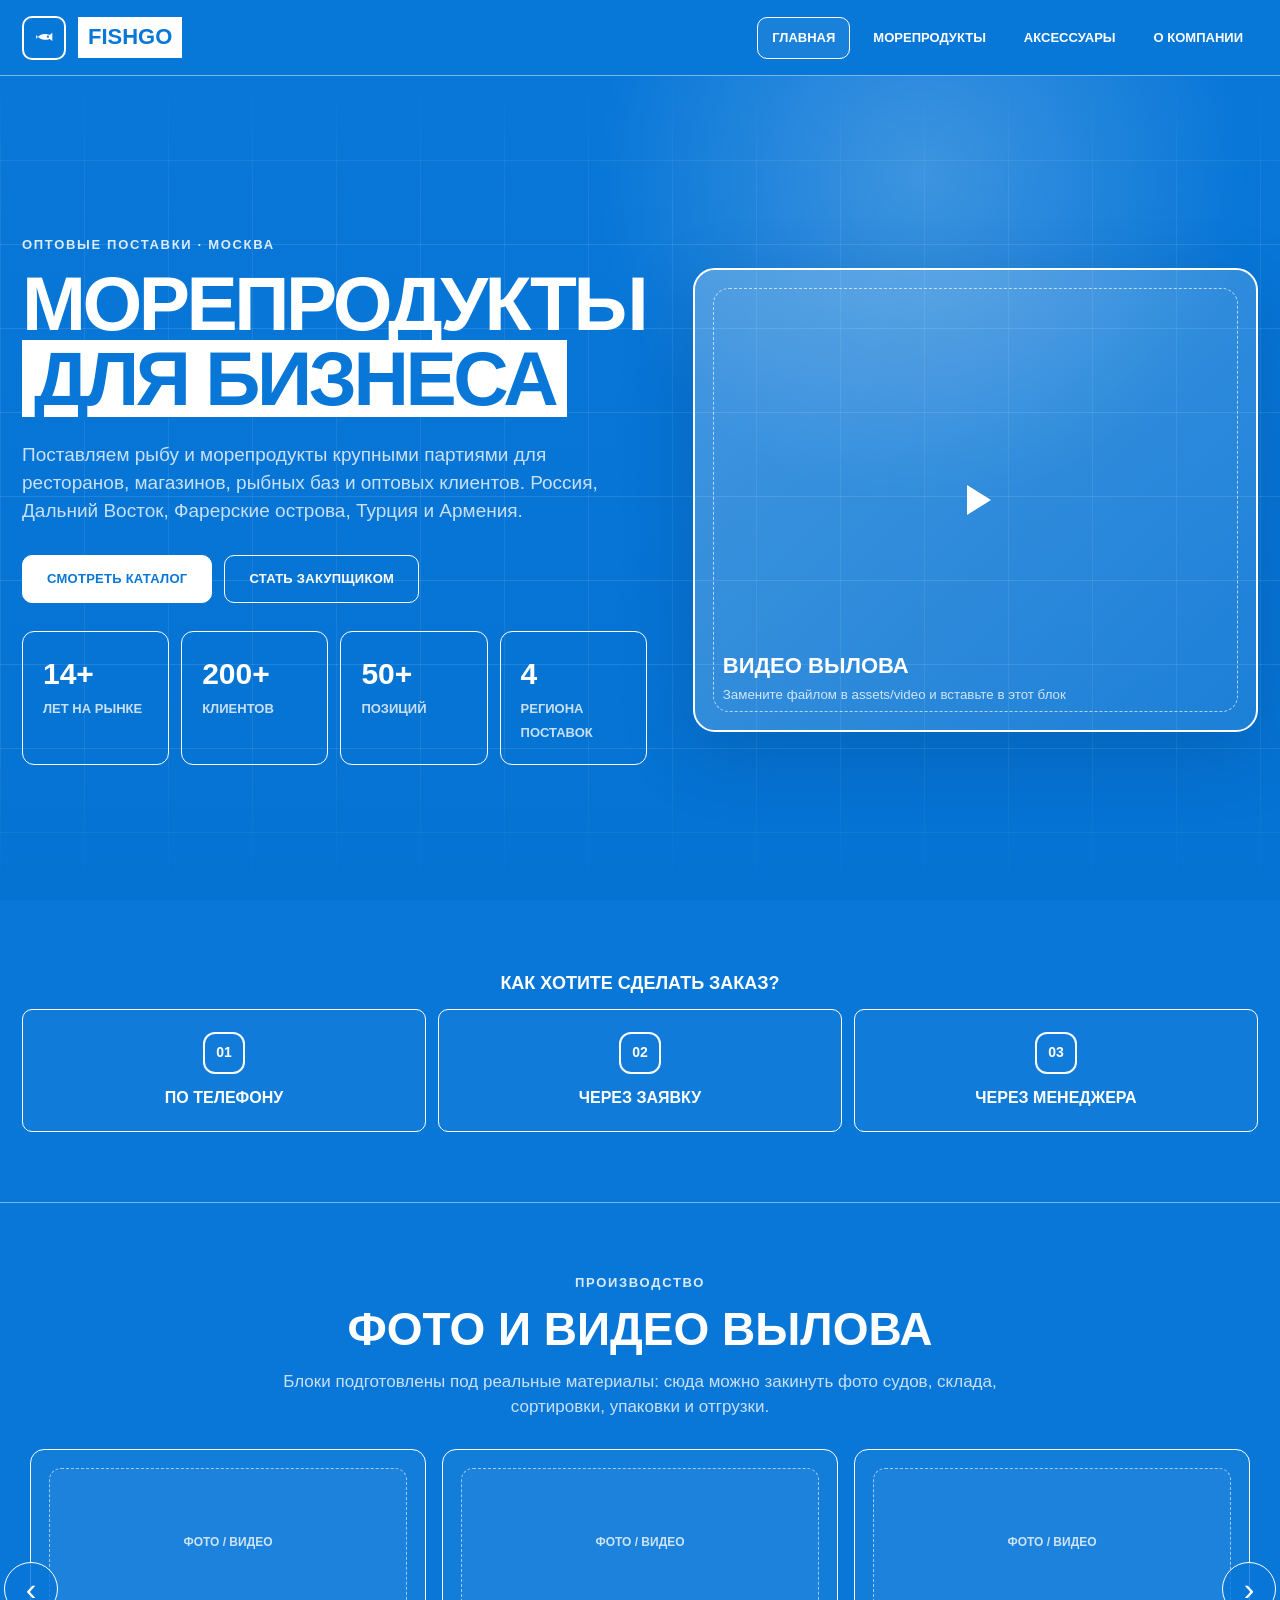
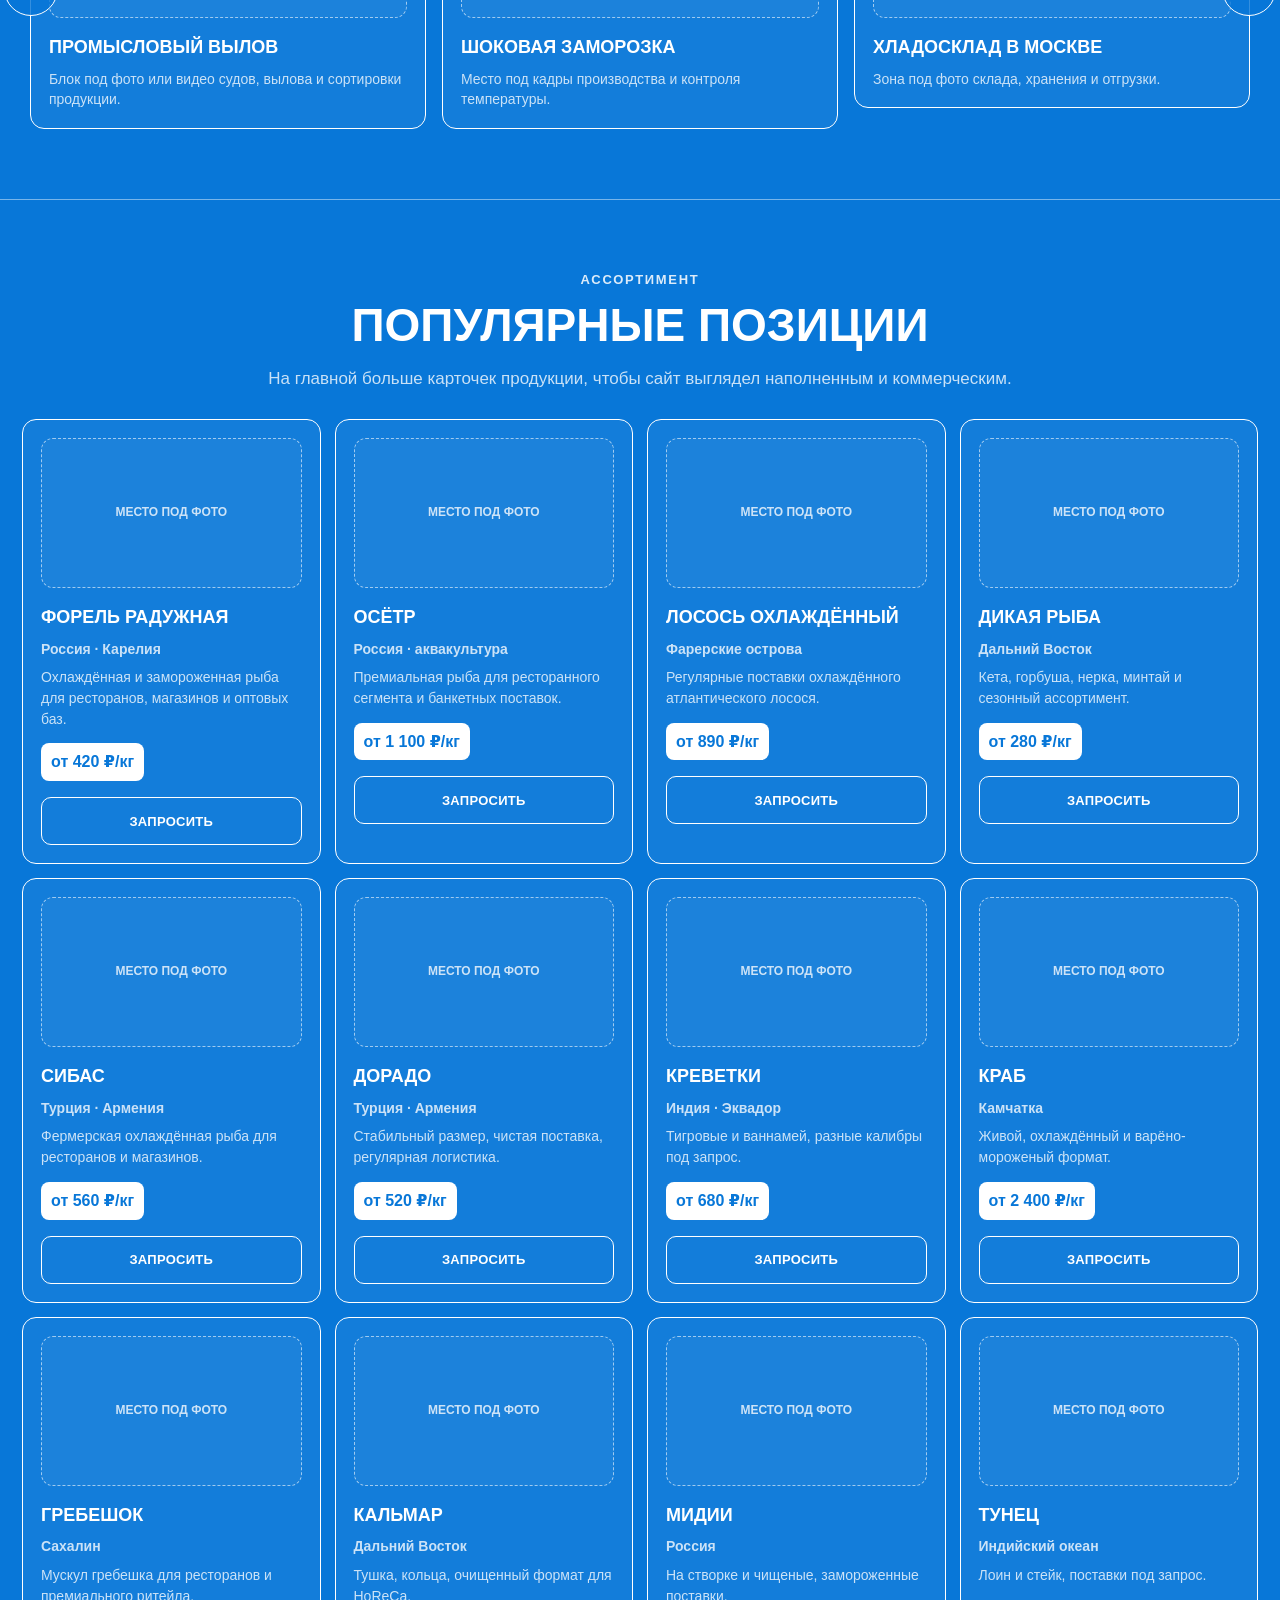
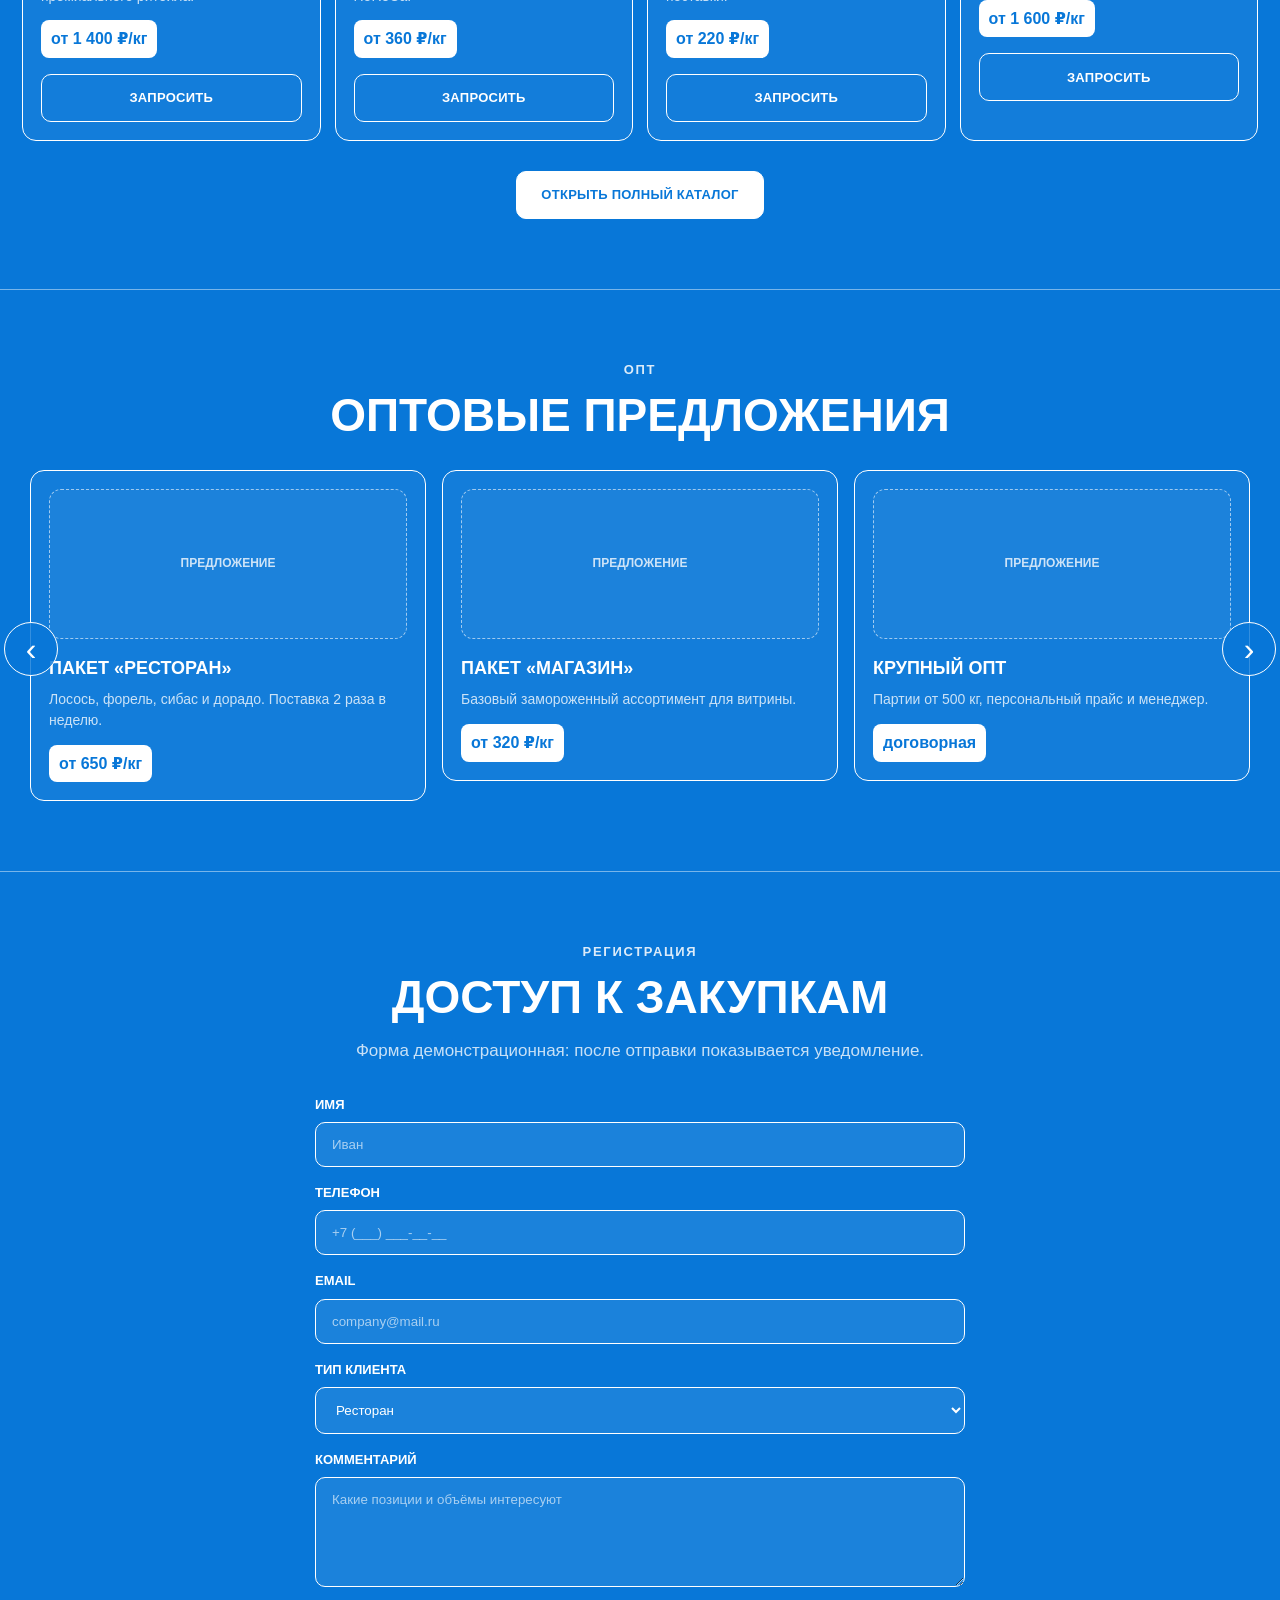
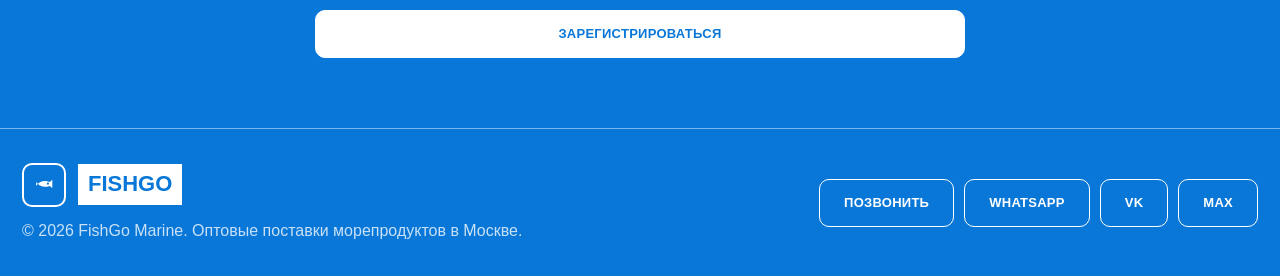
<file: index.html>
<!DOCTYPE html>
<html lang="ru">
<head>
    <meta charset="UTF-8">
    <meta name="viewport" content="width=device-width, initial-scale=1.0">
    <meta name="description" content="FishGo Marine — оптовые поставки рыбы и морепродуктов в Москве.">
    <title>FishGo Marine — главная</title>
    <link rel="icon" href="assets/images/favicon.svg">
    <link rel="stylesheet" href="css/style.css">
</head>
<body>
    <!-- Прелоадер -->
    <div class="loader" id="loader">
        <div class="loader-logo">
            <span class="logo-mark">
                <svg viewBox="0 0 64 64" fill="none">
                    <path d="M14 34c7-10 18-14 31-9l6-5v19l-6-5c-13 5-24 1-31-9z" fill="white"/>
                    <circle cx="41" cy="29" r="2.5" fill="#0877d8"/>
                </svg>
            </span>
            <span class="logo-word">FishGo</span>
        </div>
        <div class="load-line"></div>
    </div>

    <!-- Шапка -->
    <header class="header">
        <nav class="nav">
            <a class="brand" href="index.html">
                <span class="logo-mark">
                    <svg viewBox="0 0 64 64" fill="none">
                        <path d="M14 34c7-10 18-14 31-9l6-5v19l-6-5c-13 5-24 1-31-9z" fill="white"/>
                        <circle cx="41" cy="29" r="2.5" fill="#0877d8"/>
                    </svg>
                </span>
                <span class="brand-name">FISHGO</span>
            </a>
            <ul class="navlinks">
                <li><a class="active" href="index.html">Главная</a></li>
                <li><a href="seafood.html">Морепродукты</a></li>
                <li><a href="accessories.html">Аксессуары</a></li>
                <li><a href="about.html">О компании</a></li>
            </ul>
            <button class="burger" onclick="toggleMobile()">
                <span></span>
                <span></span>
                <span></span>
            </button>
        </nav>
    </header>

    <!-- Мобильное меню -->
    <div class="mobile" id="mobile">
        <a href="index.html">Главная</a>
        <a href="seafood.html">Морепродукты</a>
        <a href="accessories.html">Аксессуары</a>
        <a href="about.html">О компании</a>
    </div>

    <!-- Основной контент -->
    <main>
        <!-- Hero секция -->
        <section class="hero">
            <div class="hero-grid"></div>
            <div class="hero-inner">
                <div>
                    <div class="eyebrow">Оптовые поставки · Москва</div>
                    <h1 class="h1">
                        Морепродукты<br>
                        <span>для бизнеса</span>
                    </h1>
                    <p>Поставляем рыбу и морепродукты крупными партиями для ресторанов, магазинов, рыбных баз и оптовых клиентов. Россия, Дальний Восток, Фарерские острова, Турция и Армения.</p>
                    <div class="hero-actions">
                        <a class="btn solid" href="seafood.html">Смотреть каталог</a>
                        <a class="btn" href="#register">Стать закупщиком</a>
                    </div>
                    <div class="stats">
                        <div class="stat">
                            <b>14+</b>
                            <span>лет на рынке</span>
                        </div>
                        <div class="stat">
                            <b>200+</b>
                            <span>клиентов</span>
                        </div>
                        <div class="stat">
                            <b>50+</b>
                            <span>позиций</span>
                        </div>
                        <div class="stat">
                            <b>4</b>
                            <span>региона поставок</span>
                        </div>
                    </div>
                </div>
                <div class="media-card">
                    <div class="media-slot">
                        <div class="play"></div>
                        <div class="media-title">
                            <b>Видео вылова</b>
                            <small>Замените файлом в assets/video и вставьте в этот блок</small>
                        </div>
                    </div>
                </div>
            </div>
        </section>

        <!-- Способы заказа -->
        <section class="wrap">
            <div class="order-title">Как хотите сделать заказ?</div>
            <div class="order-grid">
                <div class="order-card">
                    <span class="mini-icon">01</span>
                    По телефону
                </div>
                <div class="order-card">
                    <span class="mini-icon">02</span>
                    Через заявку
                </div>
                <div class="order-card">
                    <span class="mini-icon">03</span>
                    Через менеджера
                </div>
            </div>
        </section>

        <!-- Производство -->
        <section class="section">
            <div class="wrap">
                <div class="center">
                    <div class="eyebrow">Производство</div>
                    <h2 class="h2">Фото и видео вылова</h2>
                    <p class="lead">Блоки подготовлены под реальные материалы: сюда можно закинуть фото судов, склада, сортировки, упаковки и отгрузки.</p>
                </div>
                <div class="slider-box">
                    <button class="slider-btn prev" onclick="moveSlider('s1', -1)">‹</button>
                    <div class="slider-window">
                        <div class="slider-track" id="s1"></div>
                    </div>
                    <button class="slider-btn next" onclick="moveSlider('s1', 1)">›</button>
                </div>
            </div>
        </section>

        <!-- Популярные позиции -->
        <section class="section">
            <div class="wrap">
                <div class="center">
                    <div class="eyebrow">Ассортимент</div>
                    <h2 class="h2">Популярные позиции</h2>
                    <p class="lead">На главной больше карточек продукции, чтобы сайт выглядел наполненным и коммерческим.</p>
                </div>
                <div class="home-products" id="homeProducts"></div>
                <div class="center" style="margin-top: 30px;">
                    <a class="btn solid" href="seafood.html">Открыть полный каталог</a>
                </div>
            </div>
        </section>

        <!-- Оптовые предложения -->
        <section class="section">
            <div class="wrap">
                <div class="center">
                    <div class="eyebrow">Опт</div>
                    <h2 class="h2">Оптовые предложения</h2>
                </div>
                <div class="slider-box compact">
                    <button class="slider-btn prev" onclick="moveSlider('s2', -1)">‹</button>
                    <div class="slider-window">
                        <div class="slider-track" id="s2"></div>
                    </div>
                    <button class="slider-btn next" onclick="moveSlider('s2', 1)">›</button>
                </div>
            </div>
        </section>

        <!-- Регистрация -->
        <section class="section" id="register">
            <div class="wrap">
                <div class="center">
                    <div class="eyebrow">Регистрация</div>
                    <h2 class="h2">Доступ к закупкам</h2>
                    <p class="lead">Форма демонстрационная: после отправки показывается уведомление.</p>
                </div>
                <form class="form" onsubmit="event.preventDefault(); showToast('Заявка на регистрацию принята')">
                    <div class="field">
                        <label>Имя</label>
                        <input placeholder="Иван" required>
                    </div>
                    <div class="field">
                        <label>Телефон</label>
                        <input placeholder="+7 (___) ___-__-__" required>
                    </div>
                    <div class="field">
                        <label>Email</label>
                        <input type="email" placeholder="company@mail.ru">
                    </div>
                    <div class="field">
                        <label>Тип клиента</label>
                        <select>
                            <option>Ресторан</option>
                            <option>Магазин</option>
                            <option>Оптовик</option>
                            <option>Частный клиент</option>
                        </select>
                    </div>
                    <div class="field">
                        <label>Комментарий</label>
                        <textarea placeholder="Какие позиции и объёмы интересуют"></textarea>
                    </div>
                    <button class="btn solid" style="width: 100%;">Зарегистрироваться</button>
                </form>
            </div>
        </section>
    </main>

    <!-- Футер -->
    <footer class="footer">
        <div class="footer-inner">
            <div>
                <a class="brand" href="index.html">
                    <span class="logo-mark">
                        <svg viewBox="0 0 64 64" fill="none">
                            <path d="M14 34c7-10 18-14 31-9l6-5v19l-6-5c-13 5-24 1-31-9z" fill="white"/>
                            <circle cx="41" cy="29" r="2.5" fill="#0877d8"/>
                        </svg>
                    </span>
                    <span class="brand-name">FISHGO</span>
                </a>
                <p style="margin-top: 12px; color: var(--muted);">© 2026 FishGo Marine. Оптовые поставки морепродуктов в Москве.</p>
            </div>
            <div class="footer-links">
                <a class="btn" href="tel:+79991234567">Позвонить</a>
                <a class="btn" href="https://wa.me/79991234567" target="_blank">WhatsApp</a>
                <a class="btn" href="https://vk.com/" target="_blank">VK</a>
                <a class="btn" href="https://max.ru/" target="_blank">MAX</a>
            </div>
        </div>
    </footer>

    <!-- Уведомления -->
    <div class="toast" id="toast">Готово</div>

    <script src="js/main.js"></script>
</body>
</html>
</file>
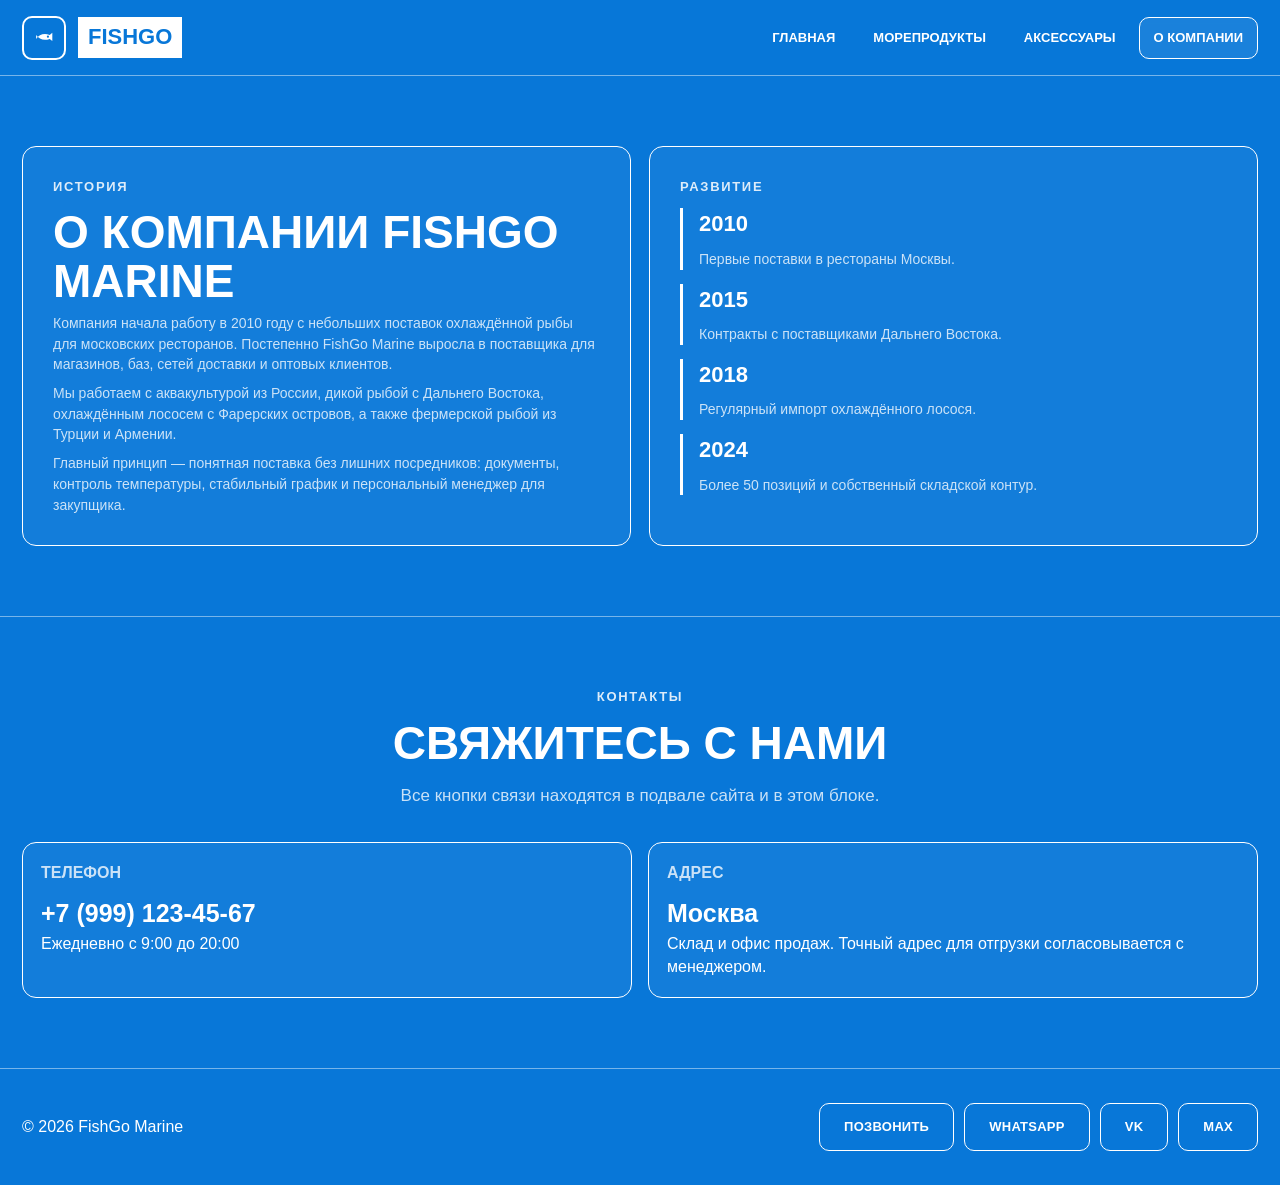
<file: about.html>
<!DOCTYPE html>
<html lang="ru">
<head>
    <meta charset="UTF-8">
    <meta name="viewport" content="width=device-width, initial-scale=1.0">
    <meta name="description" content="О компании FishGo Marine.">
    <title>FishGo Marine — о компании</title>
    <link rel="stylesheet" href="css/style.css">
</head>
<body>
    <header class="header">
        <nav class="nav">
            <a class="brand" href="index.html">
                <span class="logo-mark">
                    <svg viewBox="0 0 64 64" fill="none">
                        <path d="M14 34c7-10 18-14 31-9l6-5v19l-6-5c-13 5-24 1-31-9z" fill="white"/>
                        <circle cx="41" cy="29" r="2.5" fill="#0877d8"/>
                    </svg>
                </span>
                <span class="brand-name">FISHGO</span>
            </a>
            <ul class="navlinks">
                <li><a href="index.html">Главная</a></li>
                <li><a href="seafood.html">Морепродукты</a></li>
                <li><a href="accessories.html">Аксессуары</a></li>
                <li><a class="active" href="about.html">О компании</a></li>
            </ul>
            <button class="burger" onclick="toggleMobile()">
                <span></span>
                <span></span>
                <span></span>
            </button>
        </nav>
    </header>

    <div class="mobile" id="mobile">
        <a href="index.html">Главная</a>
        <a href="seafood.html">Морепродукты</a>
        <a href="accessories.html">Аксессуары</a>
        <a href="about.html">О компании</a>
    </div>

    <main>
        <section class="wrap">
            <div class="split">
                <div class="panel">
                    <div class="eyebrow">История</div>
                    <h1 class="h2">О компании FishGo Marine</h1>
                    <p>Компания начала работу в 2010 году с небольших поставок охлаждённой рыбы для московских ресторанов. Постепенно FishGo Marine выросла в поставщика для магазинов, баз, сетей доставки и оптовых клиентов.</p>
                    <p>Мы работаем с аквакультурой из России, дикой рыбой с Дальнего Востока, охлаждённым лососем с Фарерских островов, а также фермерской рыбой из Турции и Армении.</p>
                    <p>Главный принцип — понятная поставка без лишних посредников: документы, контроль температуры, стабильный график и персональный менеджер для закупщика.</p>
                </div>
                <div class="panel">
                    <div class="eyebrow">Развитие</div>
                    <div class="timeline">
                        <div class="time">
                            <b>2010</b>
                            <p>Первые поставки в рестораны Москвы.</p>
                        </div>
                        <div class="time">
                            <b>2015</b>
                            <p>Контракты с поставщиками Дальнего Востока.</p>
                        </div>
                        <div class="time">
                            <b>2018</b>
                            <p>Регулярный импорт охлаждённого лосося.</p>
                        </div>
                        <div class="time">
                            <b>2024</b>
                            <p>Более 50 позиций и собственный складской контур.</p>
                        </div>
                    </div>
                </div>
            </div>
        </section>

        <section class="section">
            <div class="wrap">
                <div class="center">
                    <div class="eyebrow">Контакты</div>
                    <h2 class="h2">Свяжитесь с нами</h2>
                    <p class="lead">Все кнопки связи находятся в подвале сайта и в этом блоке.</p>
                </div>
                <div class="contacts" style="margin-top: 34px;">
                    <div class="contact-card">
                        <b>Телефон</b>
                        <strong>+7 (999) 123-45-67</strong>
                        <p>Ежедневно с 9:00 до 20:00</p>
                    </div>
                    <div class="contact-card">
                        <b>Адрес</b>
                        <strong>Москва</strong>
                        <p>Склад и офис продаж. Точный адрес для отгрузки согласовывается с менеджером.</p>
                    </div>
                </div>
            </div>
        </section>
    </main>

    <footer class="footer">
        <div class="footer-inner">
            <p>© 2026 FishGo Marine</p>
            <div class="footer-links">
                <a class="btn" href="tel:+79991234567">Позвонить</a>
                <a class="btn" href="https://wa.me/79991234567" target="_blank">WhatsApp</a>
                <a class="btn" href="https://vk.com/" target="_blank">VK</a>
                <a class="btn" href="https://max.ru/" target="_blank">MAX</a>
            </div>
        </div>
    </footer>

    <div class="toast" id="toast">Готово</div>
    <script src="js/main.js"></script>
</body>
</html>
</file>
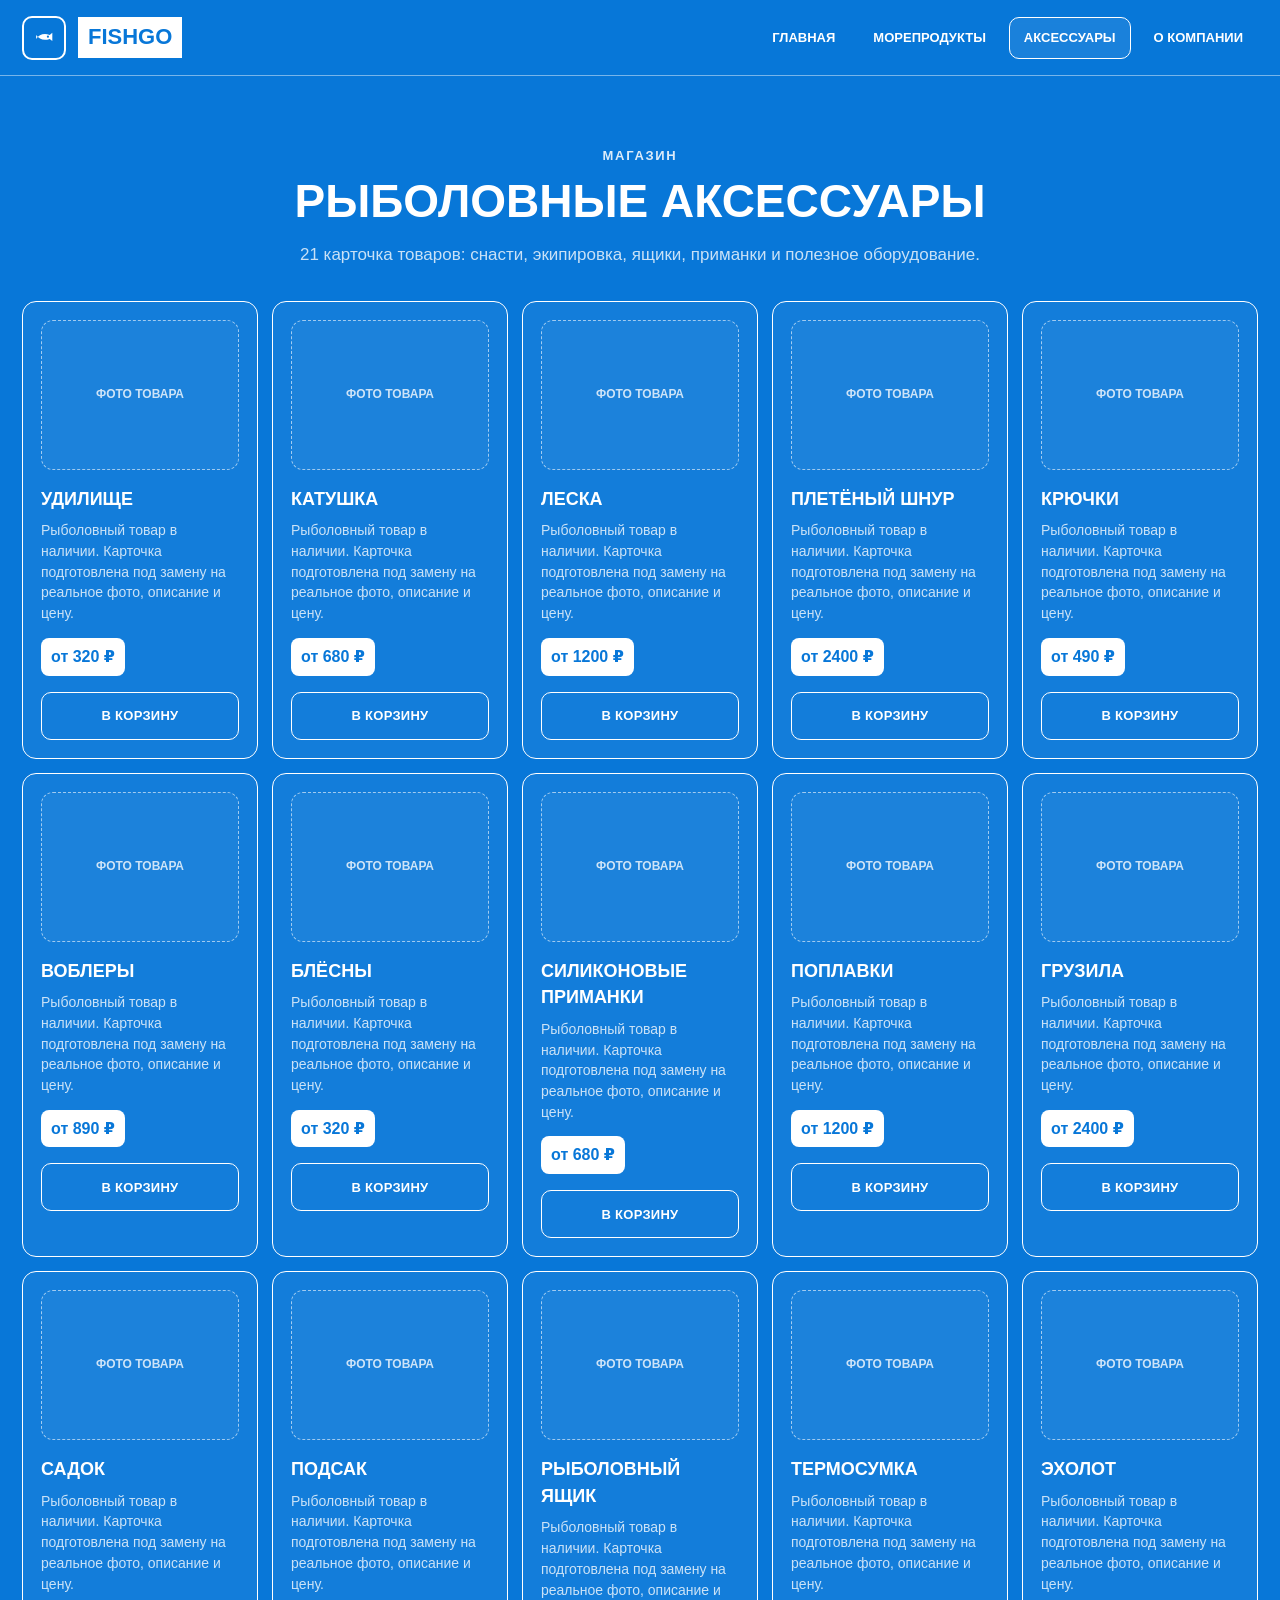
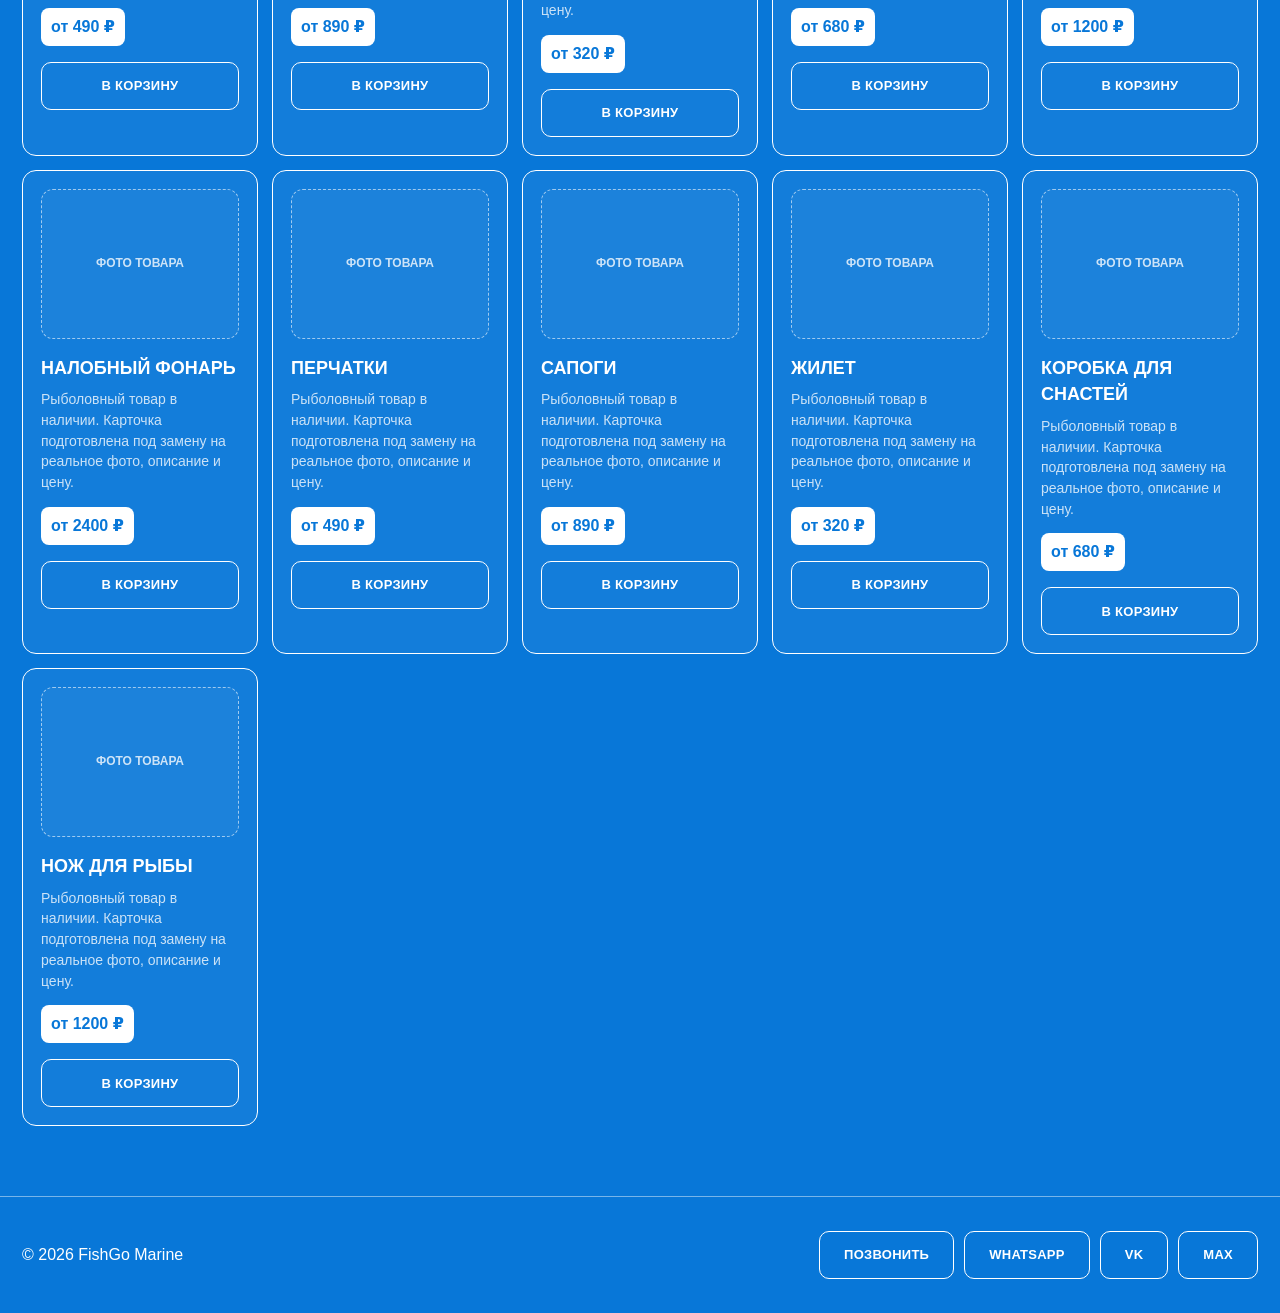
<file: accessories.html>
<!DOCTYPE html>
<html lang="ru">
<head>
    <meta charset="UTF-8">
    <meta name="viewport" content="width=device-width, initial-scale=1.0">
    <meta name="description" content="Рыболовные аксессуары FishGo Marine.">
    <title>FishGo Marine — аксессуары</title>
    <link rel="stylesheet" href="css/style.css">
</head>
<body>
    <header class="header">
        <nav class="nav">
            <a class="brand" href="index.html">
                <span class="logo-mark">
                    <svg viewBox="0 0 64 64" fill="none">
                        <path d="M14 34c7-10 18-14 31-9l6-5v19l-6-5c-13 5-24 1-31-9z" fill="white"/>
                        <circle cx="41" cy="29" r="2.5" fill="#0877d8"/>
                    </svg>
                </span>
                <span class="brand-name">FISHGO</span>
            </a>
            <ul class="navlinks">
                <li><a href="index.html">Главная</a></li>
                <li><a href="seafood.html">Морепродукты</a></li>
                <li><a class="active" href="accessories.html">Аксессуары</a></li>
                <li><a href="about.html">О компании</a></li>
            </ul>
            <button class="burger" onclick="toggleMobile()">
                <span></span>
                <span></span>
                <span></span>
            </button>
        </nav>
    </header>

    <div class="mobile" id="mobile">
        <a href="index.html">Главная</a>
        <a href="seafood.html">Морепродукты</a>
        <a href="accessories.html">Аксессуары</a>
        <a href="about.html">О компании</a>
    </div>

    <main>
        <section class="wrap">
            <div class="center">
                <div class="eyebrow">Магазин</div>
                <h1 class="h2">Рыболовные аксессуары</h1>
                <p class="lead">21 карточка товаров: снасти, экипировка, ящики, приманки и полезное оборудование.</p>
            </div>
            <div class="accessories-grid" id="accGrid" style="margin-top: 34px;"></div>
        </section>
    </main>

    <footer class="footer">
        <div class="footer-inner">
            <p>© 2026 FishGo Marine</p>
            <div class="footer-links">
                <a class="btn" href="tel:+79991234567">Позвонить</a>
                <a class="btn" href="https://wa.me/79991234567" target="_blank">WhatsApp</a>
                <a class="btn" href="https://vk.com/" target="_blank">VK</a>
                <a class="btn" href="https://max.ru/" target="_blank">MAX</a>
            </div>
        </div>
    </footer>

    <div class="toast" id="toast">Готово</div>
    <script src="js/main.js"></script>
</body>
</html>
</file>
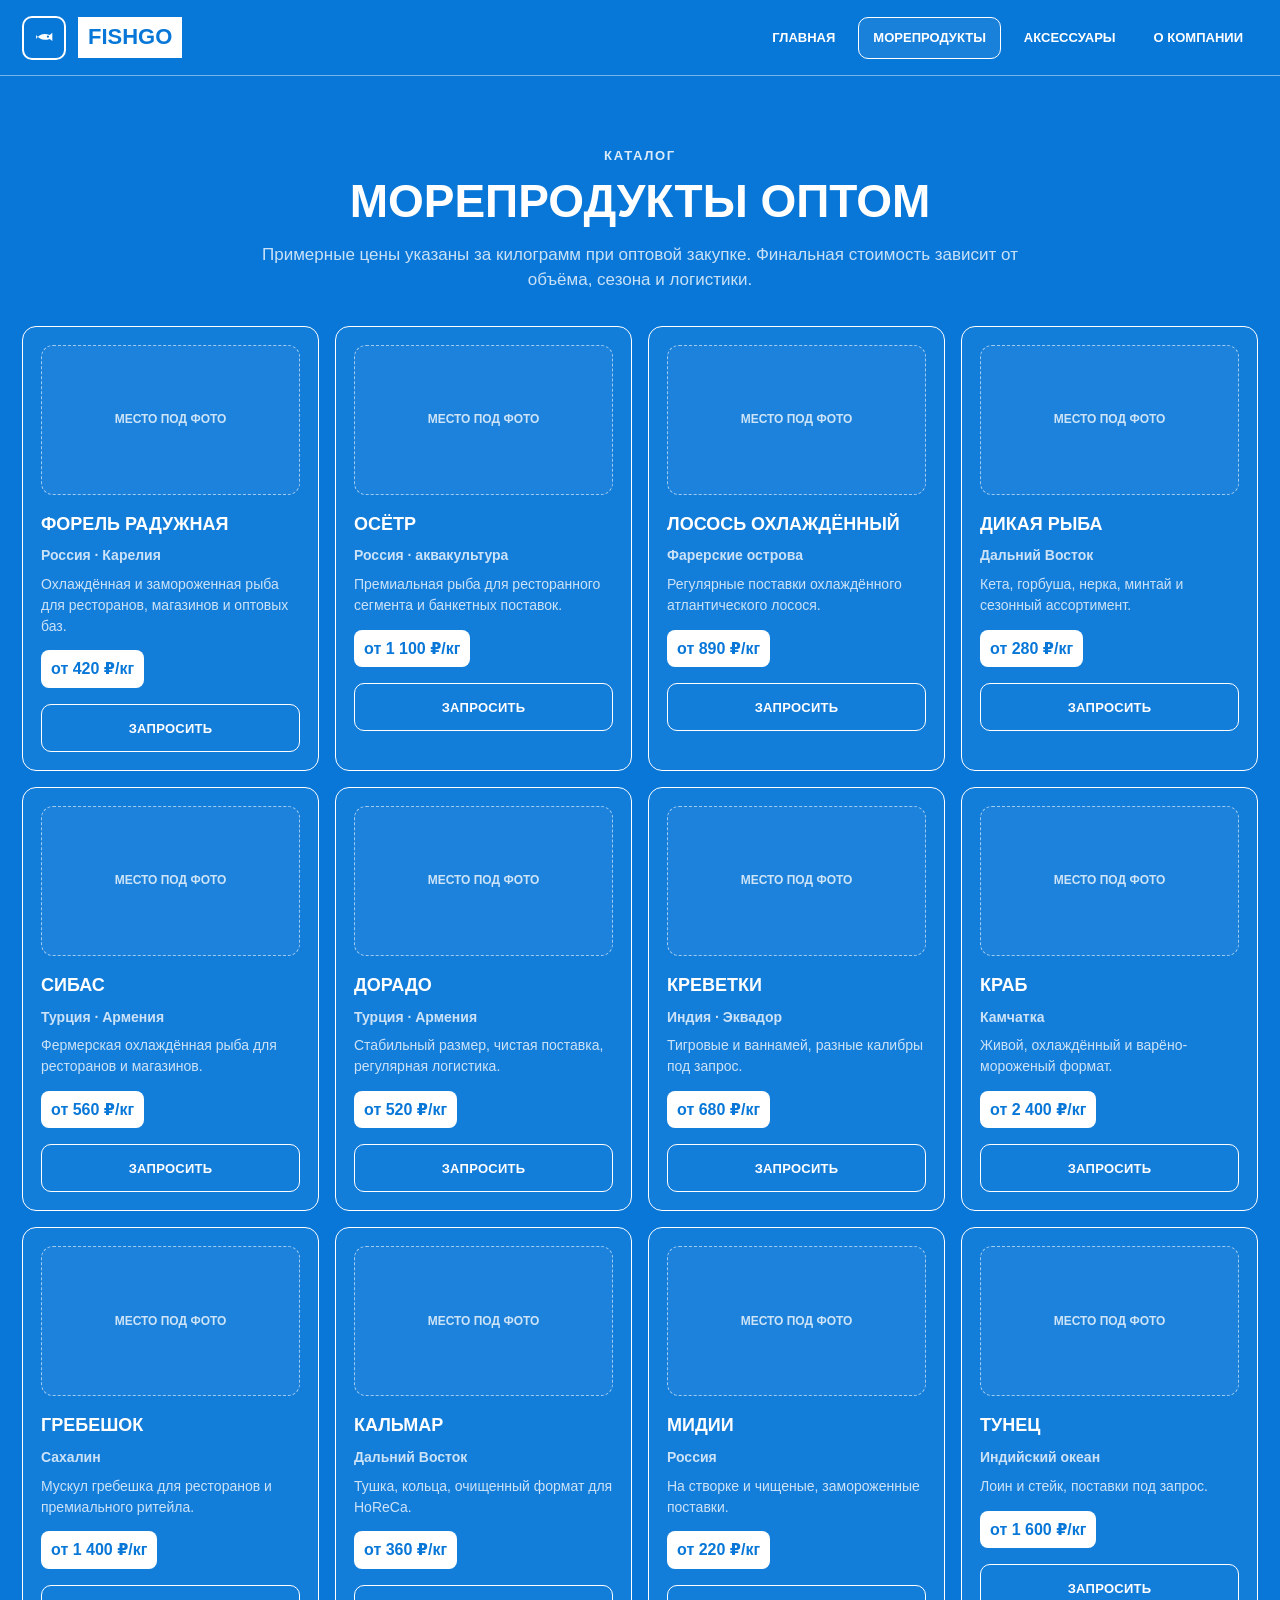
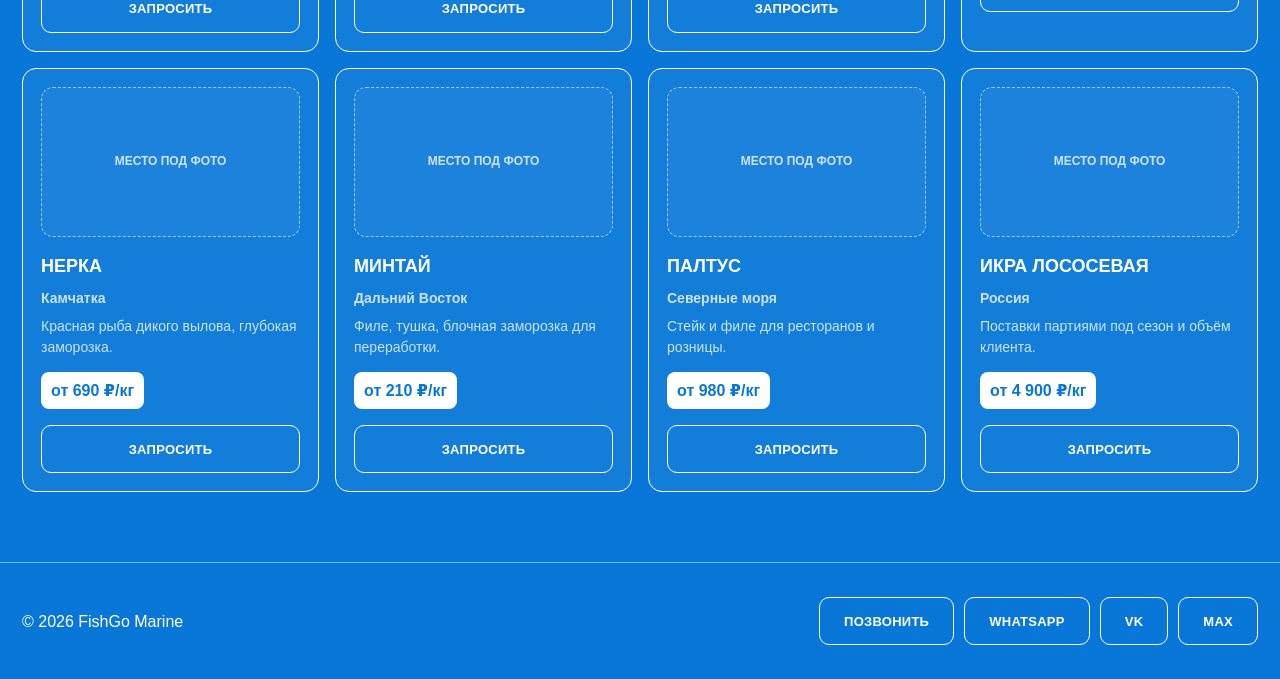
<file: seafood.html>
<!DOCTYPE html>
<html lang="ru">
<head>
    <meta charset="UTF-8">
    <meta name="viewport" content="width=device-width, initial-scale=1.0">
    <meta name="description" content="Каталог морепродуктов FishGo Marine.">
    <title>FishGo Marine — морепродукты</title>
    <link rel="stylesheet" href="css/style.css">
</head>
<body>
    <!-- Шапка -->
    <header class="header">
        <nav class="nav">
            <a class="brand" href="index.html">
                <span class="logo-mark">
                    <svg viewBox="0 0 64 64" fill="none">
                        <path d="M14 34c7-10 18-14 31-9l6-5v19l-6-5c-13 5-24 1-31-9z" fill="white"/>
                        <circle cx="41" cy="29" r="2.5" fill="#0877d8"/>
                    </svg>
                </span>
                <span class="brand-name">FISHGO</span>
            </a>
            <ul class="navlinks">
                <li><a href="index.html">Главная</a></li>
                <li><a class="active" href="seafood.html">Морепродукты</a></li>
                <li><a href="accessories.html">Аксессуары</a></li>
                <li><a href="about.html">О компании</a></li>
            </ul>
            <button class="burger" onclick="toggleMobile()">
                <span></span>
                <span></span>
                <span></span>
            </button>
        </nav>
    </header>

    <!-- Мобильное меню -->
    <div class="mobile" id="mobile">
        <a href="index.html">Главная</a>
        <a href="seafood.html">Морепродукты</a>
        <a href="accessories.html">Аксессуары</a>
        <a href="about.html">О компании</a>
    </div>

    <!-- Основной контент -->
    <main>
        <section class="wrap">
            <div class="center">
                <div class="eyebrow">Каталог</div>
                <h1 class="h2">Морепродукты оптом</h1>
                <p class="lead">Примерные цены указаны за килограмм при оптовой закупке. Финальная стоимость зависит от объёма, сезона и логистики.</p>
            </div>
            <div class="products-grid" id="catalogGrid" style="margin-top: 34px;"></div>
        </section>
    </main>

    <!-- Футер -->
    <footer class="footer">
        <div class="footer-inner">
            <p>© 2026 FishGo Marine</p>
            <div class="footer-links">
                <a class="btn" href="tel:+79991234567">Позвонить</a>
                <a class="btn" href="https://wa.me/79991234567" target="_blank">WhatsApp</a>
                <a class="btn" href="https://vk.com/" target="_blank">VK</a>
                <a class="btn" href="https://max.ru/" target="_blank">MAX</a>
            </div>
        </div>
    </footer>

    <!-- Уведомления -->
    <div class="toast" id="toast">Готово</div>

    <script src="js/main.js"></script>
</body>
</html>
</file>
<file: css/style.css>
*,*::before,*::after{box-sizing:border-box;margin:0;padding:0}
:root{--blue:#0877d8;--blue2:#006bd1;--deep:#041a34;--cyan:#63ddff;--white:#fff;--muted:rgba(255,255,255,.78);--line:rgba(255,255,255,.58);--glass:rgba(255,255,255,.07);--r:16px;--t:.24s ease}
html{scroll-behavior:smooth}body{font-family:Arial,'Segoe UI',system-ui,sans-serif;background:var(--blue);color:#fff;line-height:1.48;overflow-x:hidden}a{color:inherit;text-decoration:none}button,input,select,textarea{font-family:inherit}.loader{position:fixed;inset:0;z-index:9999;background:var(--blue);display:grid;place-items:center;transition:opacity .55s ease,visibility .55s ease}.loader.hide{opacity:0;visibility:hidden}.loader-logo{display:flex;align-items:center;gap:16px;animation:pop .8s ease both}.logo-mark{width:78px;height:78px;border:4px solid #fff;border-radius:16px;display:grid;place-items:center}.logo-mark svg{width:48px}.logo-word{font-size:38px;font-weight:900;letter-spacing:.04em;background:#fff;color:var(--blue);padding:7px 18px;text-transform:uppercase}.load-line{position:absolute;bottom:66px;width:180px;height:3px;background:rgba(255,255,255,.35);overflow:hidden;border-radius:10px}.load-line:after{content:"";display:block;width:65%;height:100%;background:#fff;animation:load 1.1s ease infinite}@keyframes pop{from{opacity:0;transform:translateY(12px)}to{opacity:1;transform:none}}@keyframes load{from{transform:translateX(-110%)}to{transform:translateX(170%)}}
.header{position:fixed;top:0;left:0;right:0;z-index:80;height:76px;background:rgba(8,119,216,.94);backdrop-filter:blur(14px);border-bottom:1px solid rgba(255,255,255,.45)}.nav{max-width:1320px;margin:auto;height:100%;padding:0 22px;display:flex;align-items:center;justify-content:space-between}.brand{display:flex;align-items:center;gap:12px;font-weight:900}.brand .logo-mark{width:44px;height:44px;border-width:2px;border-radius:10px}.brand .logo-mark svg{width:28px}.brand-name{font-size:22px;background:#fff;color:var(--blue);padding:4px 10px}.navlinks{display:flex;align-items:center;gap:8px;list-style:none}.navlinks a{height:42px;display:flex;align-items:center;padding:0 14px;border:1px solid transparent;border-radius:10px;font-weight:900;font-size:13px;text-transform:uppercase}.navlinks a:hover,.navlinks a.active{border-color:#fff;background:rgba(255,255,255,.08)}.burger{display:none;background:transparent;border:0;width:44px;height:44px;cursor:pointer}.burger span{display:block;width:24px;height:2px;background:#fff;margin:6px auto}.mobile{display:none;position:fixed;top:76px;left:0;right:0;z-index:79;background:var(--blue);border-bottom:1px solid #fff;padding:10px 18px}.mobile.open{display:block}.mobile a{display:block;padding:16px 4px;border-bottom:1px solid rgba(255,255,255,.35);font-weight:900;text-transform:uppercase}
main{padding-top:76px}.wrap{max-width:1320px;margin:0 auto;padding:70px 22px}.center{text-align:center}.eyebrow{font-size:13px;font-weight:900;letter-spacing:.13em;text-transform:uppercase;color:#fff;opacity:.86;margin-bottom:12px}.h1{font-size:clamp(38px,6vw,82px);line-height:.95;font-weight:900;text-transform:uppercase;letter-spacing:-.045em}.h1 span,.accent-label{display:inline-block;background:#fff;color:var(--blue);padding:2px 12px}.h2{font-size:clamp(28px,4vw,46px);line-height:1.05;font-weight:900;text-transform:uppercase}.lead{max-width:760px;margin:16px auto 0;color:var(--muted);font-size:17px}.btn{display:inline-flex;align-items:center;justify-content:center;min-height:48px;padding:0 24px;border-radius:10px;border:1px solid #fff;background:transparent;color:#fff;font-weight:900;text-transform:uppercase;font-size:13px;letter-spacing:.02em;cursor:pointer;transition:var(--t)}.btn:hover{background:#fff;color:var(--blue);transform:translateY(-2px)}.btn.solid{background:#fff;color:var(--blue)}.btn.solid:hover{background:var(--deep);border-color:var(--deep);color:#fff}.btn.dark{background:var(--deep);border-color:var(--deep);color:#fff}.btn.dark:hover{background:#fff;color:var(--blue);border-color:#fff}
.hero{min-height:calc(100vh - 76px);display:grid;align-items:center;position:relative;overflow:hidden}.hero:before{content:"";position:absolute;inset:0;background:radial-gradient(circle at 72% 12%,rgba(255,255,255,.22),transparent 28%),linear-gradient(180deg,var(--blue),#0573d2)}.hero-grid{position:absolute;inset:0;background-image:linear-gradient(rgba(255,255,255,.11) 1px,transparent 1px),linear-gradient(90deg,rgba(255,255,255,.08) 1px,transparent 1px);background-size:84px 84px;mask-image:linear-gradient(to bottom,transparent,black 16%,black 80%,transparent)}.hero-inner{position:relative;z-index:1;max-width:1320px;width:100%;margin:auto;padding:70px 22px 46px;display:grid;grid-template-columns:1.05fr .95fr;gap:46px;align-items:center}.hero p{max-width:650px;margin:24px 0 30px;font-size:19px;color:var(--muted)}.hero-actions{display:flex;gap:12px;flex-wrap:wrap}.media-card{border:2px solid #fff;border-radius:22px;min-height:460px;background:rgba(255,255,255,.05);box-shadow:0 22px 70px rgba(0,44,100,.22);position:relative;overflow:hidden}.media-slot{height:100%;min-height:460px;display:grid;place-items:center;position:relative;background:linear-gradient(135deg,rgba(255,255,255,.2),rgba(255,255,255,.04))}.media-slot:before{content:"";position:absolute;inset:18px;border:1px dashed rgba(255,255,255,.65);border-radius:16px}.media-slot img,.media-slot video{width:100%;height:100%;object-fit:cover}.play{position:relative;z-index:2;width:0;height:0;border-left:24px solid #fff;border-top:15px solid transparent;border-bottom:15px solid transparent;margin-left:8px}.media-title{position:absolute;left:28px;bottom:24px;right:28px;z-index:3}.media-title b{display:block;font-size:22px;text-transform:uppercase}.media-title small{color:var(--muted)}.section{border-top:1px solid rgba(255,255,255,.45)}.order-title{text-align:center;font-weight:900;text-transform:uppercase;margin-bottom:12px;font-size:18px}.order-grid{display:grid;grid-template-columns:repeat(3,1fr);gap:12px}.order-card{border:1px solid #fff;border-radius:10px;min-height:120px;display:grid;place-items:center;text-align:center;padding:22px;background:rgba(255,255,255,.03);font-weight:900;text-transform:uppercase}.order-card .mini-icon{width:42px;height:42px;margin-bottom:12px;border:2px solid #fff;border-radius:12px;display:grid;place-items:center;font-size:14px}.stats{display:grid;grid-template-columns:repeat(4,1fr);gap:12px;margin-top:28px}.stat{border:1px solid #fff;border-radius:12px;padding:20px}.stat b{display:block;font-size:30px}.stat span{color:var(--muted);font-size:13px;text-transform:uppercase;font-weight:800}
.slider-box{position:relative;margin-top:30px}.slider-title{font-size:21px;font-weight:900;text-transform:uppercase;text-align:center;margin-bottom:18px}.slider-window{overflow:hidden;border-radius:16px}.slider-track{display:flex;transition:transform .42s ease}.slide{min-width:33.333%;padding:0 8px}.slide-card,.product,.acc,.adv,.panel,.contact-card{border:1px solid #fff;border-radius:14px;background:rgba(255,255,255,.045);padding:18px;transition:var(--t);position:relative;overflow:hidden}.slide-card:hover,.product:hover,.acc:hover,.adv:hover{background:rgba(255,255,255,.11);transform:translateY(-4px)}.slide-media,.product-media,.acc-media{height:150px;border:1px dashed rgba(255,255,255,.58);border-radius:12px;margin-bottom:16px;display:grid;place-items:center;color:rgba(255,255,255,.78);font-weight:900;text-transform:uppercase;font-size:12px;background:rgba(255,255,255,.04);overflow:hidden}.slide-media img,.product-media img,.acc-media img{width:100%;height:100%;object-fit:cover}.slide-card h3,.product h3,.acc h3,.adv h3,.panel h3{font-size:18px;text-transform:uppercase;margin-bottom:8px}.slide-card p,.product p,.acc p,.adv p,.panel p{color:var(--muted);font-size:14px;margin-top:8px}.price{display:inline-block;margin-top:14px;background:#fff;color:var(--blue);border-radius:8px;padding:7px 10px;font-weight:900}.slider-btn{position:absolute;top:50%;transform:translateY(-50%);z-index:3;width:54px;height:54px;border:1px solid #fff;border-radius:50%;background:rgba(8,119,216,.82);color:#fff;font-size:32px;line-height:1;cursor:pointer;transition:var(--t);display:grid;place-items:center}.slider-btn:hover{background:#fff;color:var(--blue)}.slider-btn.prev{left:-18px}.slider-btn.next{right:-18px}.slider-box.compact .slider-btn{top:calc(50% + 14px)}.products-grid{display:grid;grid-template-columns:repeat(auto-fit,minmax(250px,1fr));gap:16px}.home-products{display:grid;grid-template-columns:repeat(4,1fr);gap:14px;margin-top:28px}.accessories-grid{display:grid;grid-template-columns:repeat(auto-fit,minmax(220px,1fr));gap:14px}.product .btn,.acc .btn{margin-top:16px;width:100%}.split{display:grid;grid-template-columns:1fr 1fr;gap:18px}.panel{padding:30px}.timeline{display:grid;gap:14px}.time{border-left:3px solid #fff;padding-left:16px}.time b{display:block;font-size:22px}.form{max-width:650px;margin:32px auto 0}.field{margin-bottom:16px}.field label{display:block;font-size:13px;font-weight:900;text-transform:uppercase;margin-bottom:8px}.field input,.field select,.field textarea{width:100%;border:1px solid #fff;border-radius:10px;background:rgba(255,255,255,.08);color:#fff;padding:14px 16px;outline:none}.field textarea{min-height:110px;resize:vertical}.field input::placeholder,.field textarea::placeholder{color:rgba(255,255,255,.62)}.field select option{color:#111}.contacts{display:grid;grid-template-columns:repeat(2,1fr);gap:16px}.contact-card b{display:block;text-transform:uppercase;margin-bottom:10px;color:var(--muted)}.contact-card strong{font-size:25px}.footer{border-top:1px solid rgba(255,255,255,.45);padding:34px 22px}.footer-inner{max-width:1320px;margin:auto;display:flex;justify-content:space-between;gap:24px;align-items:center}.footer-links{display:flex;gap:10px;flex-wrap:wrap}.toast{position:fixed;right:22px;bottom:22px;z-index:200;background:#fff;color:var(--blue);border-radius:12px;padding:14px 18px;font-weight:900;transform:translateX(130%);transition:.3s ease}.toast.show{transform:none}
@media(max-width:1050px){.hero-inner,.split{grid-template-columns:1fr}.home-products{grid-template-columns:repeat(2,1fr)}.slide{min-width:50%}.contacts{grid-template-columns:1fr}.media-card{min-height:360px}.media-slot{min-height:360px}.footer-inner{flex-direction:column;align-items:flex-start}.navlinks{display:none}.burger{display:block}}
@media(max-width:640px){.header{height:66px}.mobile{top:66px}main{padding-top:66px}.nav{padding:0 14px}.brand-name{font-size:17px}.brand .logo-mark{width:38px;height:38px}.hero-inner{padding:42px 16px 28px;gap:26px}.hero p{font-size:16px}.wrap{padding:52px 16px}.order-grid,.stats{grid-template-columns:1fr}.home-products{grid-template-columns:1fr}.slide{min-width:100%}.slider-btn{width:44px;height:44px;font-size:27px}.slider-btn.prev{left:4px}.slider-btn.next{right:4px}.products-grid,.accessories-grid{grid-template-columns:1fr}.media-card,.media-slot{min-height:300px}.logo-word{font-size:27px}.loader .logo-mark{width:64px;height:64px}.footer-links .btn{width:100%}.hero-actions .btn{width:100%}}
</file>
